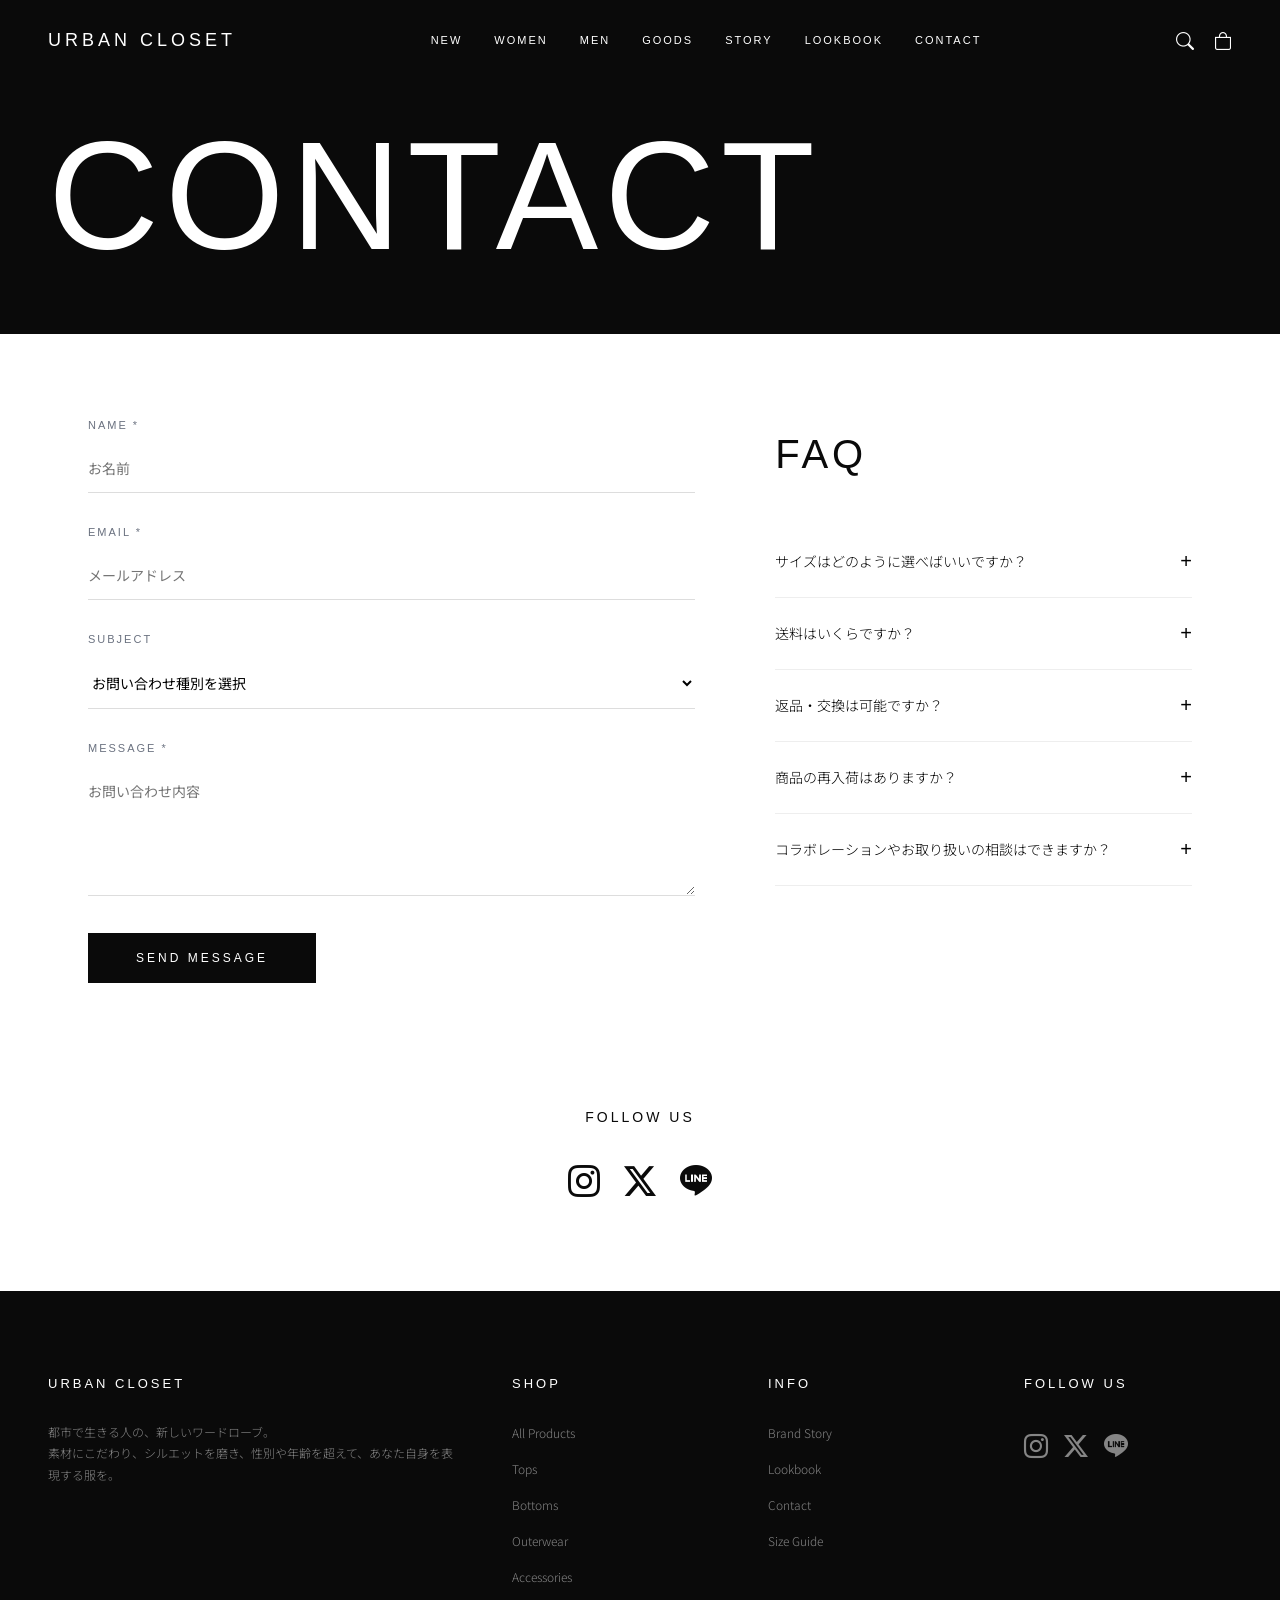
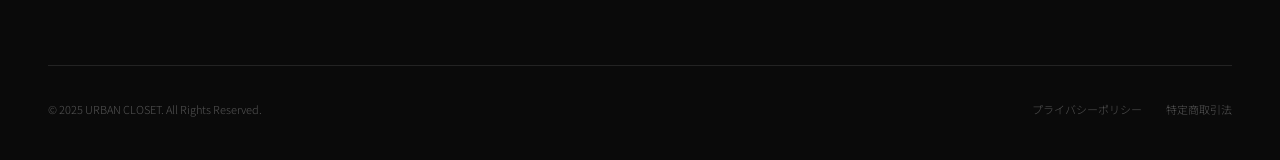
<file: contact.html>
<!DOCTYPE html>
<html lang="ja">
<head>
  <meta charset="UTF-8">
  <meta name="viewport" content="width=device-width, initial-scale=1.0">
  <meta name="description" content="URBAN CLOSETへのお問い合わせ。商品・サイズ・コラボレーションなどお気軽にご連絡ください。">
  <title>CONTACT | URBAN CLOSET</title>
  <link rel="stylesheet" href="https://cdn.jsdelivr.net/npm/bootstrap-icons@1.11.0/font/bootstrap-icons.css">
  <link rel="stylesheet" href="style.css">
</head>
<body>

  <!-- ヘッダー -->
  <header class="header" id="header">
    <a href="index.html" class="header-logo">URBAN CLOSET</a>
    <nav class="header-nav">
      <a href="products.html?filter=new">NEW</a><a href="products.html?filter=women">WOMEN</a><a href="products.html?filter=men">MEN</a>
      <a href="products.html?filter=goods">GOODS</a><a href="story.html">STORY</a><a href="lookbook.html">LOOKBOOK</a><a href="contact.html">CONTACT</a>
    </nav>
    <div class="header-icons">
      <button class="btn-search" aria-label="検索"><i class="bi bi-search"></i></button>
      <button class="btn-cart-toggle" aria-label="カート"><i class="bi bi-bag"></i></button>
      <button class="hamburger" aria-label="メニュー"><span></span><span></span><span></span></button>
    </div>
  </header>

  <div class="mobile-menu">
    <button class="mobile-menu-close">&times;</button>
    <a href="index.html">HOME</a>
    <a href="products.html?filter=new">NEW</a>
    <a href="products.html?filter=women">WOMEN</a>
    <a href="products.html?filter=men">MEN</a>
    <a href="products.html?filter=goods">GOODS</a>
    <a href="story.html">STORY</a>
    <a href="lookbook.html">LOOKBOOK</a>
    <a href="contact.html">CONTACT</a>
  </div>

  <!-- 検索バー -->
  <div class="search-bar" id="search-bar">
    <div class="search-bar-inner">
      <input type="text" class="search-input" placeholder="商品を検索...">
      <button class="search-close">&times;</button>
    </div>
  </div>

  <!-- ページタイトル -->
  <div class="page-title-wrap" style="padding-top: 120px;">
    <h1 class="page-title fade-in">CONTACT</h1>
  </div>

  <!-- コンタクトエリア -->
  <div class="contact-wrap">
    <!-- 左：フォーム -->
    <div class="contact-form-col fade-in">
      <form id="contact-form">
        <div class="form-group">
          <label class="form-label" for="name">NAME *</label>
          <input class="form-input" type="text" id="name" placeholder="お名前">
          <p class="form-error"></p>
        </div>
        <div class="form-group">
          <label class="form-label" for="email">EMAIL *</label>
          <input class="form-input" type="email" id="email" placeholder="メールアドレス">
          <p class="form-error"></p>
        </div>
        <div class="form-group">
          <label class="form-label" for="subject">SUBJECT</label>
          <select class="form-select" id="subject">
            <option value="">お問い合わせ種別を選択</option>
            <option value="product">商品について</option>
            <option value="size">サイズについて</option>
            <option value="collab">コラボレーション</option>
            <option value="other">その他</option>
          </select>
        </div>
        <div class="form-group">
          <label class="form-label" for="message">MESSAGE *</label>
          <textarea class="form-textarea" id="message" placeholder="お問い合わせ内容" rows="5"></textarea>
          <p class="form-error"></p>
        </div>
        <button type="submit" class="btn-submit">SEND MESSAGE</button>
      </form>
    </div>

    <!-- 右：FAQ -->
    <div class="contact-faq-col fade-in">
      <h2 class="contact-faq-title">FAQ</h2>
      <div class="faq-section">
        <div class="faq-item">
          <button class="faq-q">サイズはどのように選べばいいですか？</button>
          <div class="faq-a"><div class="faq-a-inner">各商品ページにサイズガイドをご用意しています。着丈・身幅・肩幅・袖丈を記載していますので、お手持ちのお洋服と比較してお選びください。ご不明な場合はお気軽にお問い合わせください。</div></div>
        </div>
        <div class="faq-item">
          <button class="faq-q">送料はいくらですか？</button>
          <div class="faq-a"><div class="faq-a-inner">全国一律550円（税込）でお届けします。10,000円以上のお買い上げで送料無料となります。</div></div>
        </div>
        <div class="faq-item">
          <button class="faq-q">返品・交換は可能ですか？</button>
          <div class="faq-a"><div class="faq-a-inner">商品到着後7日以内、未使用・タグ付きの状態であれば返品・交換を承ります。お客様のご都合による返品の場合、送料はお客様のご負担となります。</div></div>
        </div>
        <div class="faq-item">
          <button class="faq-q">商品の再入荷はありますか？</button>
          <div class="faq-a"><div class="faq-a-inner">人気商品は随時再入荷を行っております。再入荷時にはニュースレターでお知らせしますので、ぜひご登録ください。</div></div>
        </div>
        <div class="faq-item">
          <button class="faq-q">コラボレーションやお取り扱いの相談はできますか？</button>
          <div class="faq-a"><div class="faq-a-inner">コラボレーションやお取り扱いのご相談を歓迎しております。上記フォームの「コラボレーション」を選択してお問い合わせください。</div></div>
        </div>
      </div>
    </div>
  </div>

  <!-- SNSリンク -->
  <div class="contact-sns">
    <h3 class="contact-sns-title">FOLLOW US</h3>
    <div class="contact-sns-links">
      <a href="#" aria-label="Instagram"><i class="bi bi-instagram"></i></a>
      <a href="#" aria-label="Twitter"><i class="bi bi-twitter-x"></i></a>
      <a href="#" aria-label="LINE"><i class="bi bi-line"></i></a>
    </div>
  </div>

  <!-- フッター -->
  <footer class="footer">
    <div class="footer-grid">
      <div>
        <h3 class="footer-title">URBAN CLOSET</h3>
        <p class="footer-text">都市で生きる人の、新しいワードローブ。<br>素材にこだわり、シルエットを磨き、性別や年齢を超えて、あなた自身を表現する服を。</p>
      </div>
      <div>
        <h3 class="footer-title">SHOP</h3>
        <div class="footer-links"><a href="products.html">All Products</a><a href="products.html">Tops</a><a href="products.html">Bottoms</a><a href="products.html">Outerwear</a><a href="products.html">Accessories</a></div>
      </div>
      <div>
        <h3 class="footer-title">INFO</h3>
        <div class="footer-links"><a href="story.html">Brand Story</a><a href="lookbook.html">Lookbook</a><a href="contact.html">Contact</a><a href="#">Size Guide</a></div>
      </div>
      <div>
        <h3 class="footer-title">FOLLOW US</h3>
        <div class="footer-sns"><a href="#" aria-label="Instagram"><i class="bi bi-instagram"></i></a><a href="#" aria-label="Twitter"><i class="bi bi-twitter-x"></i></a><a href="#" aria-label="LINE"><i class="bi bi-line"></i></a></div>
      </div>
    </div>
    <div class="footer-bottom">
      <span>&copy; 2025 URBAN CLOSET. All Rights Reserved.</span>
      <div class="footer-bottom-links"><a href="#">プライバシーポリシー</a><a href="#">特定商取引法</a></div>
    </div>
  </footer>

  <!-- カートパネル -->
  <div class="cart-overlay" id="cart-overlay"></div>
  <div class="cart-panel" id="cart-panel">
    <div class="cart-panel-header">
      <h3>CART</h3>
      <button class="cart-panel-close">&times;</button>
    </div>
    <div class="cart-panel-body">
      <p class="cart-empty-msg">カートは空です</p>
      <a href="products.html" class="cart-continue-btn">ショッピングを続ける</a>
    </div>
  </div>

  <script src="script.js"></script>
</body>
</html>
</file>
<file: style.css>
/* URBAN CLOSET - Global Stylesheet */
@import url('https://fonts.googleapis.com/css2?family=Noto+Sans+JP:wght@300;400&display=swap');

:root {
  --white: #FFFFFF;
  --black: #0A0A0A;
  --gray: #6B7280;
  --light-gray: #F9FAFB;
  --font-en: 'Helvetica Neue', Arial, sans-serif;
  --font-jp: 'Noto Sans JP', sans-serif;
  --header-h: 80px;
}

*, *::before, *::after { margin: 0; padding: 0; box-sizing: border-box; }

html { scroll-behavior: smooth; }

body {
  font-family: var(--font-jp);
  font-weight: 300;
  color: var(--black);
  background: var(--white);
  line-height: 2;
  -webkit-font-smoothing: antialiased;
}

a { color: inherit; text-decoration: none; }
ul, ol { list-style: none; }
img { max-width: 100%; height: auto; display: block; }
button { cursor: pointer; border: none; background: none; font-family: inherit; }
input, textarea, select { font-family: inherit; }

/* ヘッダー */
.header {
  position: fixed; top: 0; left: 0; width: 100%; z-index: 1000;
  padding: 0 48px; height: var(--header-h);
  display: flex; align-items: center; justify-content: space-between;
  transition: background 0.4s ease, color 0.4s ease;
  background: transparent; color: var(--white);
}
.header.scrolled { background: var(--white); color: var(--black); box-shadow: 0 1px 0 rgba(0,0,0,0.06); }
.header.scrolled .header-logo,
.header.scrolled .header-nav a,
.header.scrolled .header-icons button { color: var(--black); }
.header .header-logo,
.header .header-nav a,
.header .header-icons button { color: var(--white); transition: color 0.4s ease; }
.header.header-dark { background: var(--black); color: var(--white); }
.header-logo {
  font-family: var(--font-en); font-weight: 200; font-size: 18px;
  letter-spacing: 4px; position: relative; padding: 4px 0;
}
.header-logo::after {
  content: ''; position: absolute; bottom: 0; left: 0;
  width: 0; height: 1px; background: currentColor;
  transition: width 0.3s ease;
}
.header-logo:hover::after { width: 100%; }
.header-nav { display: flex; gap: 32px; }
.header-nav a {
  font-family: var(--font-en); font-weight: 300; font-size: 11px;
  letter-spacing: 2px; position: relative; padding: 4px 0;
}
.header-nav a::after {
  content: ''; position: absolute; bottom: 0; left: 0;
  width: 0; height: 1px; background: currentColor;
  transition: width 0.4s ease;
}
.header-nav a:hover::after { width: 100%; }
.header-icons { display: flex; gap: 20px; align-items: center; }
.header-icons button { color: inherit; font-size: 18px; }
.hamburger { display: none; flex-direction: column; gap: 5px; width: 24px; }
.hamburger span { display: block; height: 1px; background: currentColor; transition: 0.3s; }

/* モバイルメニュー */
.mobile-menu {
  display: none;
  position: fixed; top: 0; left: 0; width: 100%; height: 100vh;
  background: #0A0A0A; color: var(--white);
  flex-direction: column; align-items: center; justify-content: center;
  z-index: 9998; overflow-y: auto; padding: 60px 40px;
}
.mobile-menu.active { display: flex; }
.mobile-menu a {
  font-family: var(--font-en); font-weight: 200;
  font-size: clamp(16px, 4vw, 28px);
  letter-spacing: 0.1em; line-height: 1.6; padding: 10px 0;
  display: block; color: var(--white);
}
.mobile-menu-close {
  display: none;
  position: fixed; top: 20px; right: 24px; z-index: 9999;
  font-size: 24px; color: var(--white); background: none; border: none; cursor: pointer;
}
.mobile-menu.active ~ .mobile-menu-close,
.mobile-menu-close.active { display: block; }

/* フッター */
.footer {
  background: var(--black); color: var(--white); padding: 80px 48px 40px;
}
.footer-grid {
  display: grid; grid-template-columns: 2fr 1fr 1fr 1fr;
  gap: 48px; margin-bottom: 64px;
}
.footer-title {
  font-family: var(--font-en); font-weight: 200; font-size: 13px;
  letter-spacing: 3px; margin-bottom: 24px;
}
.footer-text { font-size: 12px; color: rgba(255,255,255,0.5); line-height: 1.8; }
.footer-links a {
  display: block; font-size: 12px; color: rgba(255,255,255,0.5);
  margin-bottom: 12px; transition: color 0.3s;
}
.footer-links a:hover { color: var(--white); }
.footer-sns { display: flex; gap: 16px; }
.footer-sns a { font-size: 24px; color: rgba(255,255,255,0.5); transition: color 0.3s; }
.footer-sns a:hover { color: var(--gray); }
.footer-bottom {
  border-top: 1px solid rgba(255,255,255,0.1); padding-top: 32px;
  display: flex; justify-content: space-between; align-items: center;
  font-size: 11px; color: rgba(255,255,255,0.3);
}
.footer-bottom-links { display: flex; gap: 24px; }
.footer-bottom-links a { color: rgba(255,255,255,0.3); transition: color 0.3s; }
.footer-bottom-links a:hover { color: var(--white); }

/* セクション共通 */
.section { padding: 120px 48px; }
.section-title {
  font-family: var(--font-en); font-weight: 200; font-size: clamp(36px, 8vw, 96px);
  letter-spacing: 4px; margin-bottom: 48px; line-height: 1.1;
}

/* 商品カード */
.product-card { position: relative; cursor: pointer; }
.product-card-img {
  position: relative; overflow: hidden; aspect-ratio: 3/4;
  background: var(--light-gray); margin-bottom: 16px;
}
.product-card-img img {
  width: 100%; height: 100%; object-fit: cover;
  transition: opacity 0.6s ease;
}
.product-card-img .hover-img {
  position: absolute; inset: 0; opacity: 0;
}
.product-card:hover .hover-img { opacity: 1; }
.product-card:hover .main-img { opacity: 0; }
.quick-view {
  position: absolute; inset: 0; display: flex; align-items: center; justify-content: center;
  font-family: var(--font-en); font-weight: 300; font-size: 12px;
  letter-spacing: 3px; color: var(--white); opacity: 0;
  background: rgba(0,0,0,0.15); transition: opacity 0.4s;
}
.product-card:hover .quick-view { opacity: 1; }
.product-badge {
  position: absolute; top: 12px; left: 12px;
  font-family: var(--font-en); font-weight: 400; font-size: 10px;
  letter-spacing: 1.5px; padding: 4px 10px;
  background: var(--black); color: var(--white);
}
.product-card-name {
  font-family: var(--font-jp); font-weight: 300; font-size: 13px;
  margin-bottom: 4px;
}
.product-card-price {
  font-family: var(--font-en); font-weight: 300; font-size: 13px;
  color: var(--gray);
}

/* ヒーロー */
.hero {
  position: relative; height: 100vh; display: flex;
  align-items: center; justify-content: center; text-align: center;
  color: var(--white); overflow: hidden;
}
.hero-bg-img {
  position: absolute; inset: 0;
  width: 100%; height: 100%; object-fit: cover;
}
.hero-overlay { position: absolute; inset: 0; background: rgba(0,0,0,0.4); }
.hero-content { position: relative; z-index: 1; }
.hero-title {
  font-family: var(--font-en); font-weight: 200;
  font-size: clamp(40px, 10vw, 140px); letter-spacing: 8px; line-height: 1;
  margin-bottom: 24px;
}
.hero-sub {
  font-family: var(--font-en); font-weight: 300;
  font-size: 13px; letter-spacing: 4px; margin-bottom: 40px;
}
.hero-btn {
  font-family: var(--font-en); font-weight: 300; font-size: 12px;
  letter-spacing: 3px; color: var(--white);
  border-bottom: 1px solid var(--white); padding-bottom: 4px;
  transition: opacity 0.3s;
}
.hero-btn:hover { opacity: 0.7; }

/* 横スクロール */
.scroll-row {
  display: grid; grid-template-columns: repeat(4, 1fr); gap: 24px;
}

/* ブランドコンセプト */
.concept {
  background: var(--black); color: var(--white);
  padding: 120px 48px; position: relative; overflow: hidden;
}
.concept-bg-text {
  position: absolute; top: 50%; left: 50%; transform: translate(-50%,-50%);
  font-family: var(--font-en); font-weight: 200;
  font-size: clamp(80px, 20vw, 300px); letter-spacing: 16px;
  opacity: 0.06; white-space: nowrap; pointer-events: none;
}
.concept-inner {
  position: relative; z-index: 1;
  display: grid; grid-template-columns: 1fr 1fr;
  gap: 64px; align-items: center;
}
.concept-body { text-align: left; }
.concept-text {
  font-size: 15px; line-height: 2.4; margin-bottom: 48px;
  font-weight: 300;
}
.concept-link {
  font-family: var(--font-en); font-weight: 300; font-size: 12px;
  letter-spacing: 3px; border-bottom: 1px solid var(--white);
  padding-bottom: 4px; transition: opacity 0.3s;
}
.concept-link:hover { opacity: 0.7; }
.concept-photo { aspect-ratio: 3/4; overflow: hidden; }
.concept-photo img { width: 100%; height: 100%; object-fit: cover; }

/* コーディネートギャラリー */
.coord-scroll {
  display: flex; gap: 16px; overflow-x: auto;
  padding-bottom: 16px; scroll-snap-type: x mandatory;
  -ms-overflow-style: none; scrollbar-width: none;
}
.coord-scroll::-webkit-scrollbar { display: none; }
.coord-item {
  flex: 0 0 300px; height: 400px; overflow: hidden;
  cursor: pointer; scroll-snap-align: start; position: relative;
}
.coord-item img { width: 100%; height: 100%; object-fit: cover; transition: transform 0.6s; }
.coord-item:hover img { transform: scale(1.03); }

/* ニュースレター */
.newsletter { background: var(--light-gray); padding: 96px 48px; text-align: center; }
.newsletter-title {
  font-family: var(--font-en); font-weight: 200; font-size: 24px;
  letter-spacing: 6px; margin-bottom: 32px;
}
.newsletter-form { display: flex; gap: 0; max-width: 480px; margin: 0 auto 16px; }
.newsletter-form input {
  flex: 1; padding: 14px 20px; border: 1px solid #ddd;
  font-size: 13px; background: var(--white); outline: none;
}
.newsletter-form button {
  padding: 14px 32px; background: var(--black); color: var(--white);
  font-family: var(--font-en); font-weight: 300; font-size: 11px;
  letter-spacing: 2px; border: none; cursor: pointer; transition: opacity 0.3s;
}
.newsletter-form button:hover { opacity: 0.8; }
.newsletter-sub { font-size: 12px; color: var(--gray); }

/* 商品一覧ページ */
.page-title-wrap {
  padding: 160px 48px 60px; position: relative;
  background: var(--black); color: var(--white);
}
.page-title {
  font-family: var(--font-en); font-weight: 200;
  font-size: clamp(48px, 12vw, 160px); letter-spacing: 6px; line-height: 1;
}
.filter-bar {
  display: flex; justify-content: space-between; align-items: center;
  padding: 0 48px; flex-wrap: wrap; gap: 16px;
  margin-top: 48px; margin-bottom: 32px;
}
.filter-cats { display: flex; gap: 24px; }
.filter-cats button {
  font-family: var(--font-en); font-weight: 300; font-size: 12px;
  letter-spacing: 2px; color: var(--gray); padding: 4px 0;
  border-bottom: 1px solid transparent; transition: 0.3s;
}
.filter-cats button.active,
.filter-cats button:hover { color: var(--black); border-bottom-color: var(--black); }
.sort-select {
  font-family: var(--font-en); font-weight: 300; font-size: 12px;
  padding: 8px 16px; border: 1px solid #ddd; background: var(--white);
  letter-spacing: 1px; outline: none; cursor: pointer;
}
.product-grid {
  display: grid; grid-template-columns: repeat(3, 1fr);
  gap: 40px 24px; padding: 0 48px 120px;
}

/* 商品詳細ページ */
.detail-wrap {
  display: grid; grid-template-columns: 1fr 1fr;
  gap: 64px; padding: 140px 48px 80px;
}
.detail-gallery {}
.detail-main-img {
  aspect-ratio: 3/4; overflow: hidden; background: var(--light-gray); margin-bottom: 12px;
}
.detail-main-img img { width: 100%; height: 100%; object-fit: cover; }
.detail-thumbs { display: grid; grid-template-columns: repeat(4, 1fr); gap: 8px; }
.detail-thumbs button {
  aspect-ratio: 1; overflow: hidden; border: 2px solid transparent;
  cursor: pointer; background: var(--light-gray); padding: 0;
}
.detail-thumbs button.active { border-color: var(--black); }
.detail-thumbs img { width: 100%; height: 100%; object-fit: cover; }
.detail-info {}
.detail-brand {
  font-family: var(--font-en); font-weight: 300; font-size: 12px;
  color: var(--gray); letter-spacing: 2px; margin-bottom: 12px;
}
.detail-name {
  font-family: var(--font-en); font-weight: 200;
  font-size: 28px; letter-spacing: 2px; margin-bottom: 16px;
}
.detail-price {
  font-family: var(--font-en); font-weight: 300;
  font-size: 16px; color: var(--gray); margin-bottom: 32px;
}
.detail-label {
  font-family: var(--font-en); font-weight: 300; font-size: 11px;
  letter-spacing: 2px; margin-bottom: 12px; color: var(--gray);
}
.color-swatches { display: flex; gap: 12px; margin-bottom: 32px; }
.color-swatch {
  width: 32px; height: 32px; border-radius: 50%;
  border: 2px solid transparent; cursor: pointer; transition: 0.3s;
}
.color-swatch.active { outline: 2px solid #0A0A0A; outline-offset: 2px; border-color: transparent; }
.size-options { display: flex; gap: 8px; margin-bottom: 32px; }
.size-option {
  width: 48px; height: 48px; display: flex; align-items: center; justify-content: center;
  border: 1px solid #ddd; font-family: var(--font-en); font-weight: 300;
  font-size: 12px; letter-spacing: 1px; cursor: pointer; transition: 0.3s;
}
.size-option.active { border-color: var(--black); border-width: 2px; }
.btn-cart {
  width: 100%; padding: 18px; background: var(--black); color: var(--white);
  font-family: var(--font-en); font-weight: 300; font-size: 12px;
  letter-spacing: 3px; margin-bottom: 16px; transition: opacity 0.3s;
}
.btn-cart:hover { opacity: 0.85; }
.btn-wishlist {
  font-family: var(--font-en); font-weight: 300; font-size: 12px;
  letter-spacing: 2px; color: var(--gray); border-bottom: 1px solid var(--gray);
  padding-bottom: 2px; transition: color 0.3s; background: none; border-top: none;
  border-left: none; border-right: none; cursor: pointer;
}
.btn-wishlist:hover { color: var(--black); }
.detail-desc { margin: 40px 0; font-size: 14px; line-height: 2.2; color: var(--gray); }
.size-guide { width: 100%; border-collapse: collapse; margin: 32px 0; }
.size-guide th, .size-guide td {
  padding: 12px 16px; text-align: left;
  font-family: var(--font-en); font-weight: 300; font-size: 12px;
  border-bottom: 1px solid #eee;
}
.size-guide th { color: var(--gray); letter-spacing: 1px; }
.related-section { padding: 80px 48px 120px; }
.related-section .section-title { font-size: clamp(24px, 4vw, 48px); }

/* ストーリーページ */
.story-section {
  display: grid; grid-template-columns: 1fr 1fr;
  gap: 64px; align-items: center; padding: 80px 48px;
}
.story-section--reverse { direction: rtl; }
.story-section--reverse > * { direction: ltr; }
.story-img { height: 500px; overflow: hidden; }
.story-img img { width: 100%; height: 100%; object-fit: cover; }
.story-text h3 {
  font-family: var(--font-en); font-weight: 200; font-size: 20px;
  letter-spacing: 3px; margin-bottom: 32px;
}
.story-text p { font-size: 15px; line-height: 2.4; color: var(--gray); }
.story-bg-text {
  position: fixed; top: 50%; left: 50%; transform: translate(-50%,-50%);
  font-family: var(--font-en); font-weight: 200;
  font-size: clamp(100px, 25vw, 400px); letter-spacing: 16px;
  opacity: 0.04; pointer-events: none; z-index: 0;
}

/* ルックブック */
.masonry {
  columns: 3; column-gap: 16px; padding: 0 48px 120px;
}
.masonry-item {
  break-inside: avoid; margin-bottom: 16px;
  position: relative; overflow: hidden; cursor: pointer;
}
.masonry-item img { width: 100%; display: block; transition: transform 0.6s; }
.masonry-item:hover img { transform: scale(1.03); }
.shop-look {
  position: absolute; inset: 0; display: flex;
  align-items: center; justify-content: center;
  background: rgba(0,0,0,0.2); opacity: 0; transition: opacity 0.4s;
}
.shop-look span {
  font-family: var(--font-en); font-weight: 300; font-size: 12px;
  letter-spacing: 3px; color: var(--white); padding: 10px 24px;
  border: 1px solid var(--white);
}
.masonry-item:hover .shop-look { opacity: 1; }

/* お問い合わせ */
.contact-wrap {
  display: flex; gap: 80px;
  max-width: 1200px; margin: 0 auto;
  padding: 80px 48px 60px;
}
.contact-form-col { flex: 0 0 55%; }
.contact-faq-col { flex: 0 0 calc(45% - 80px); }
.contact-faq-title {
  font-family: var(--font-en); font-weight: 200;
  font-size: clamp(24px, 4vw, 40px); letter-spacing: 4px;
  margin-bottom: 32px;
}
.form-group { margin-bottom: 28px; }
.form-label {
  display: block; font-family: var(--font-en); font-weight: 300;
  font-size: 11px; letter-spacing: 2px; color: var(--gray); margin-bottom: 8px;
}
.form-input, .form-select, .form-textarea {
  width: 100%; padding: 14px 0; border: none;
  border-bottom: 1px solid #ddd; font-size: 14px;
  outline: none; background: transparent; transition: border-color 0.3s;
}
.form-input:focus, .form-select:focus, .form-textarea:focus {
  border-bottom-color: var(--black);
}
.form-textarea { resize: vertical; min-height: 120px; }
.form-error { font-size: 12px; color: #dc2626; margin-top: 6px; display: none; }
.form-error.show { display: block; }
.btn-submit {
  padding: 18px 48px; background: var(--black); color: var(--white);
  font-family: var(--font-en); font-weight: 300; font-size: 12px;
  letter-spacing: 3px; transition: opacity 0.3s; border: none; cursor: pointer;
}
.btn-submit:hover { opacity: 0.85; }

/* FAQ */
.faq-section { margin-top: 20px; }
.faq-item { border-bottom: 1px solid #eee; }
.faq-q {
  width: 100%; text-align: left; padding: 24px 0;
  font-size: 14px; font-weight: 300; display: flex;
  justify-content: space-between; align-items: center;
  cursor: pointer; background: none; border: none;
}
.faq-q::after { content: '+'; font-family: var(--font-en); font-size: 20px; font-weight: 200; transition: transform 0.3s; }
.faq-q.active::after { content: '−'; }
.faq-a { max-height: 0; overflow: hidden; transition: max-height 0.4s ease; }
.faq-a-inner { padding: 0 0 24px; font-size: 13px; color: var(--gray); line-height: 2; }
.contact-sns { margin-top: 60px; text-align: center; padding-bottom: 80px; }
.contact-sns-title {
  font-family: var(--font-en); font-weight: 200; font-size: 14px;
  letter-spacing: 3px; margin-bottom: 16px;
}
.contact-sns-links { display: flex; gap: 24px; justify-content: center; }
.contact-sns-links a {
  font-size: 32px; color: var(--black); transition: color 0.3s;
}
.contact-sns-links a:hover { color: var(--gray); }

/* ライトボックス */
.lightbox {
  position: fixed; inset: 0; background: rgba(0,0,0,0.92);
  z-index: 2000; display: flex; align-items: center; justify-content: center;
  opacity: 0; pointer-events: none; transition: opacity 0.3s;
}
.lightbox.active { opacity: 1; pointer-events: all; }
.lightbox-img { max-width: 85vw; max-height: 85vh; object-fit: contain; }
.lightbox-close {
  position: absolute; top: 24px; right: 32px;
  font-size: 32px; color: var(--white); cursor: pointer;
  background: none; border: none;
}
.lightbox-arrow {
  position: absolute; top: 50%; transform: translateY(-50%);
  font-size: 32px; color: var(--white); cursor: pointer;
  background: none; border: none; padding: 16px;
}
.lightbox-prev { left: 24px; }
.lightbox-next { right: 24px; }

/* スクロールアニメーション */
.fade-in {
  opacity: 0; transform: translateY(30px);
  transition: opacity 0.8s ease, transform 0.8s ease;
}
.fade-in.visible { opacity: 1; transform: translateY(0); }

/* 検索バー */
.search-bar {
  position: fixed; top: var(--header-h); left: 0; width: 100%; z-index: 998;
  background: var(--white); box-shadow: 0 2px 8px rgba(0,0,0,0.06);
  max-height: 0; overflow: hidden; transition: max-height 0.4s ease;
}
.search-bar.active { max-height: 80px; }
.search-bar-inner {
  display: flex; align-items: center; padding: 16px 48px; gap: 16px;
}
.search-input {
  flex: 1; padding: 10px 0; border: none; border-bottom: 1px solid #ddd;
  font-size: 14px; font-family: var(--font-jp); outline: none;
  background: transparent;
}
.search-input:focus { border-bottom-color: var(--black); }
.search-close {
  font-size: 24px; color: var(--gray); cursor: pointer;
  background: none; border: none; transition: color 0.3s;
}
.search-close:hover { color: var(--black); }

/* カートパネル */
.cart-overlay {
  position: fixed; inset: 0; background: rgba(0,0,0,0.4);
  z-index: 1998; opacity: 0; pointer-events: none; transition: opacity 0.3s;
}
.cart-overlay.active { opacity: 1; pointer-events: all; }
.cart-panel {
  position: fixed; top: 0; right: -400px; width: 380px; height: 100%;
  background: var(--white); z-index: 1999; transition: right 0.4s ease;
  display: flex; flex-direction: column;
}
.cart-panel.active { right: 0; }
.cart-panel-header {
  display: flex; justify-content: space-between; align-items: center;
  padding: 32px 32px 24px; border-bottom: 1px solid #eee;
}
.cart-panel-header h3 {
  font-family: var(--font-en); font-weight: 200; font-size: 16px;
  letter-spacing: 4px;
}
.cart-panel-close {
  font-size: 28px; color: var(--gray); cursor: pointer;
  background: none; border: none; transition: color 0.3s;
}
.cart-panel-close:hover { color: var(--black); }
.cart-panel-body {
  flex: 1; display: flex; flex-direction: column;
  align-items: center; justify-content: center; padding: 48px 32px;
}
.cart-empty-msg {
  font-size: 14px; color: var(--gray); margin-bottom: 32px;
}
.cart-continue-btn {
  display: inline-block; padding: 14px 32px;
  background: var(--black); color: var(--white);
  font-family: var(--font-en); font-weight: 300; font-size: 11px;
  letter-spacing: 2px; transition: opacity 0.3s;
}
.cart-continue-btn:hover { opacity: 0.85; }

/* Productsヒーロー */
.products-hero {
  position: relative; height: 360px; display: flex;
  align-items: center; justify-content: center; text-align: center;
  color: var(--white); overflow: hidden; margin-top: 0;
}
.products-hero-img {
  position: absolute; inset: 0;
  width: 100%; height: 100%; object-fit: cover;
  transition: opacity 0.3s ease;
}
.products-hero-overlay { position: absolute; inset: 0; background: rgba(0,0,0,0.5); }
.products-hero-content { position: relative; z-index: 1; }
.products-hero-title {
  font-family: var(--font-en); font-weight: 200;
  font-size: clamp(40px, 10vw, 100px); letter-spacing: 6px; line-height: 1;
  margin-bottom: 12px;
}
.products-hero-sub {
  font-family: var(--font-en); font-weight: 300;
  font-size: 13px; letter-spacing: 4px;
}

/* レスポンシブ 768px以下 */
@media (max-width: 768px) {
  .header { padding: 0 24px; }
  .header-nav { display: none; }
  .hamburger { display: flex; }
  .section { padding: 80px 24px; }
  .page-title-wrap { padding: 120px 24px 40px; }
  .scroll-row { grid-template-columns: repeat(2, 1fr); gap: 16px; }
  .product-grid { grid-template-columns: repeat(2, 1fr); gap: 24px 12px; padding: 0 24px 80px; }
  .filter-bar { padding: 0 24px 32px; }
  .filter-cats { flex-wrap: wrap; gap: 12px; }
  .detail-wrap { grid-template-columns: 1fr; gap: 40px; padding: 120px 24px 60px; }
  .story-section { grid-template-columns: 1fr; gap: 32px; padding: 60px 24px; }
  .story-section:nth-child(even) { direction: ltr; }
  .masonry { columns: 2; padding: 0 24px 80px; }
  .contact-wrap { flex-direction: column; gap: 0; padding: 60px 24px 40px; }
  .contact-form-col, .contact-faq-col { flex: none; width: 100%; }
  .contact-faq-col { margin-top: 60px; }
  .footer { padding: 60px 24px 32px; }
  .footer-grid { grid-template-columns: 1fr 1fr; gap: 32px; }
  .footer-bottom { flex-direction: column; gap: 12px; text-align: center; }
  .concept { padding: 80px 24px; }
  .newsletter { padding: 64px 24px; }
  .newsletter-form { flex-direction: column; gap: 12px; }
  .newsletter-form button { width: 100%; }
  .coord-item { flex: 0 0 240px; height: 320px; }
  .concept-inner { grid-template-columns: 1fr; gap: 32px; }
  .concept-inner { display: flex; flex-direction: column-reverse; }
  .concept-photo { aspect-ratio: 4/5; }
  .related-section { padding: 60px 24px 80px; }
  .mobile-menu-close { right: 24px; }
  .search-bar-inner { padding: 16px 24px; }
  .cart-panel { width: 100%; right: -100%; }
  .products-hero { height: 260px; }
}

@media (max-width: 375px) {
  .mobile-menu a {
    font-size: clamp(14px, 3.5vw, 22px);
    padding: 8px 0;
  }
}
</file>
